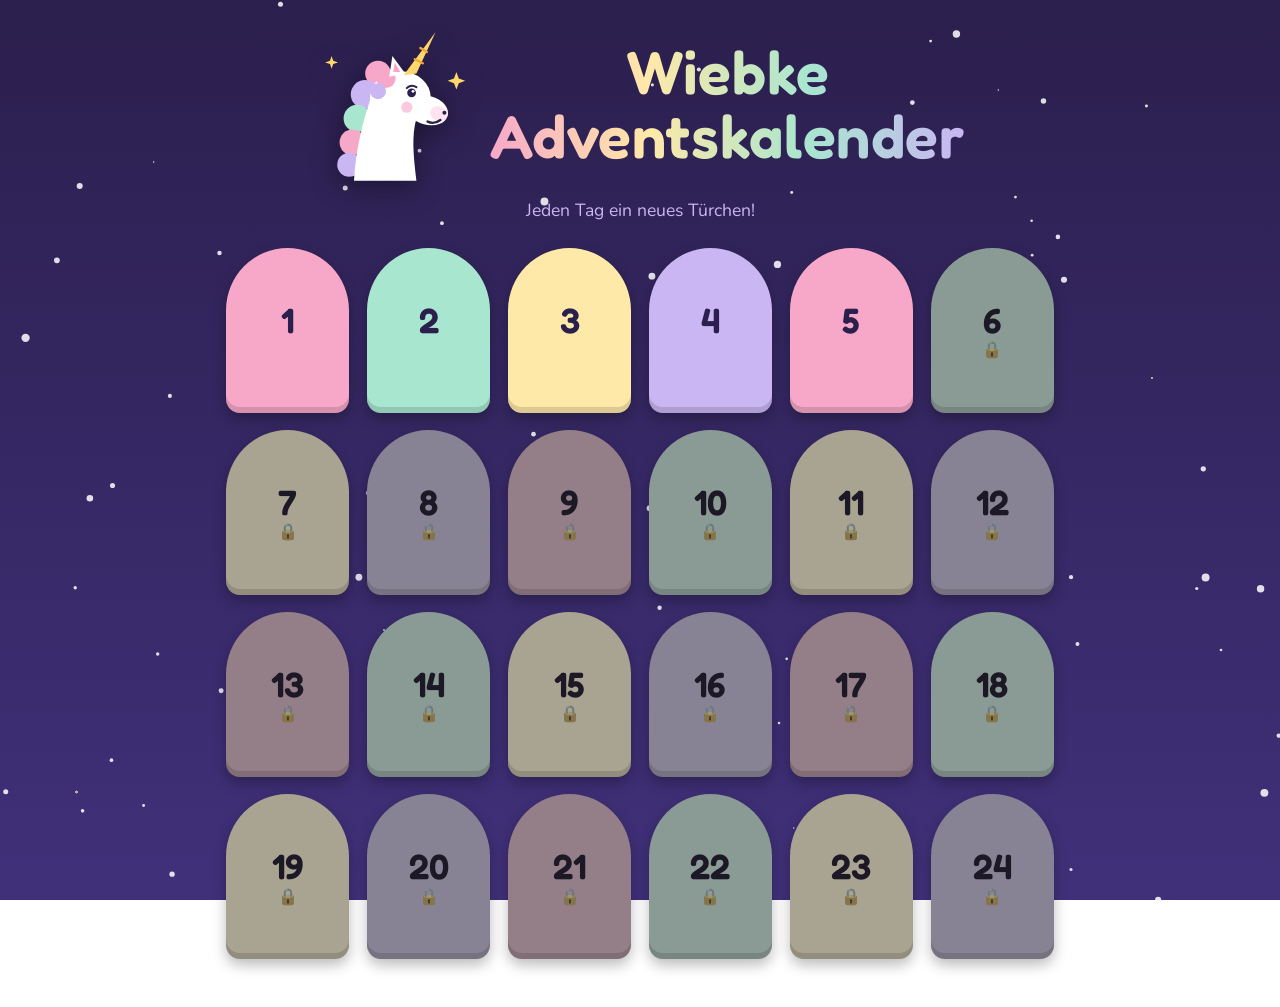
<file: index.html>
<!doctype html>
<html lang="de">
<head>
<meta charset="utf-8">
<meta name="viewport" content="width=device-width, initial-scale=1">
<title>Wiebke Adventskalender</title>
<link rel="preconnect" href="https://fonts.googleapis.com">
<link rel="preconnect" href="https://fonts.gstatic.com" crossorigin>
<link href="https://fonts.googleapis.com/css2?family=Fredoka:wght@600&family=Nunito:wght@400;700&display=swap" rel="stylesheet">
<link rel="stylesheet" href="style.css">
<link rel="icon" href="unicorn.svg" type="image/svg+xml">
</head>
<body>
<header class="banner">
  <img src="unicorn.svg" alt="">
  <h1>Wiebke<br>Adventskalender</h1>
</header>
<p class="sub">Jeden Tag ein neues Türchen!</p>
<ol class="doors" id="doors"></ol>

<script>
const params = new URLSearchParams(location.search);
const test = params.has("test");           // ?test=1 öffnet alle Türchen zum Ausprobieren
const now = new Date();
const today = now.getMonth() === 11 ? now.getDate() : 0; // 0 = noch nicht Dezember

let opened = [];
try { opened = JSON.parse(localStorage.getItem("wiebke-opened") || "[]"); } catch (e) {}

const list = document.getElementById("doors");
for (let n = 1; n <= 24; n++) {
  const li = document.createElement("li");
  const unlocked = test || n <= today;
  const el = document.createElement(unlocked ? "a" : "span");
  el.className = "door" + (unlocked ? "" : " locked") + (opened.includes(n) ? " opened" : "");
  if (unlocked) {
    el.href = "day.html?day=" + n + (test ? "&test=1" : "");
    el.setAttribute("aria-label", "Türchen " + n + " öffnen");
  } else {
    el.setAttribute("aria-label", "Türchen " + n + " ist noch zu");
  }
  el.innerHTML = '<span class="num">' + n + '</span><span class="mark">' +
    (!unlocked ? "🔒" : opened.includes(n) ? "⭐" : "") + "</span>";
  li.appendChild(el);
  list.appendChild(li);
}
</script>
<script src="snow.js"></script>
</body>
</html>
</file>
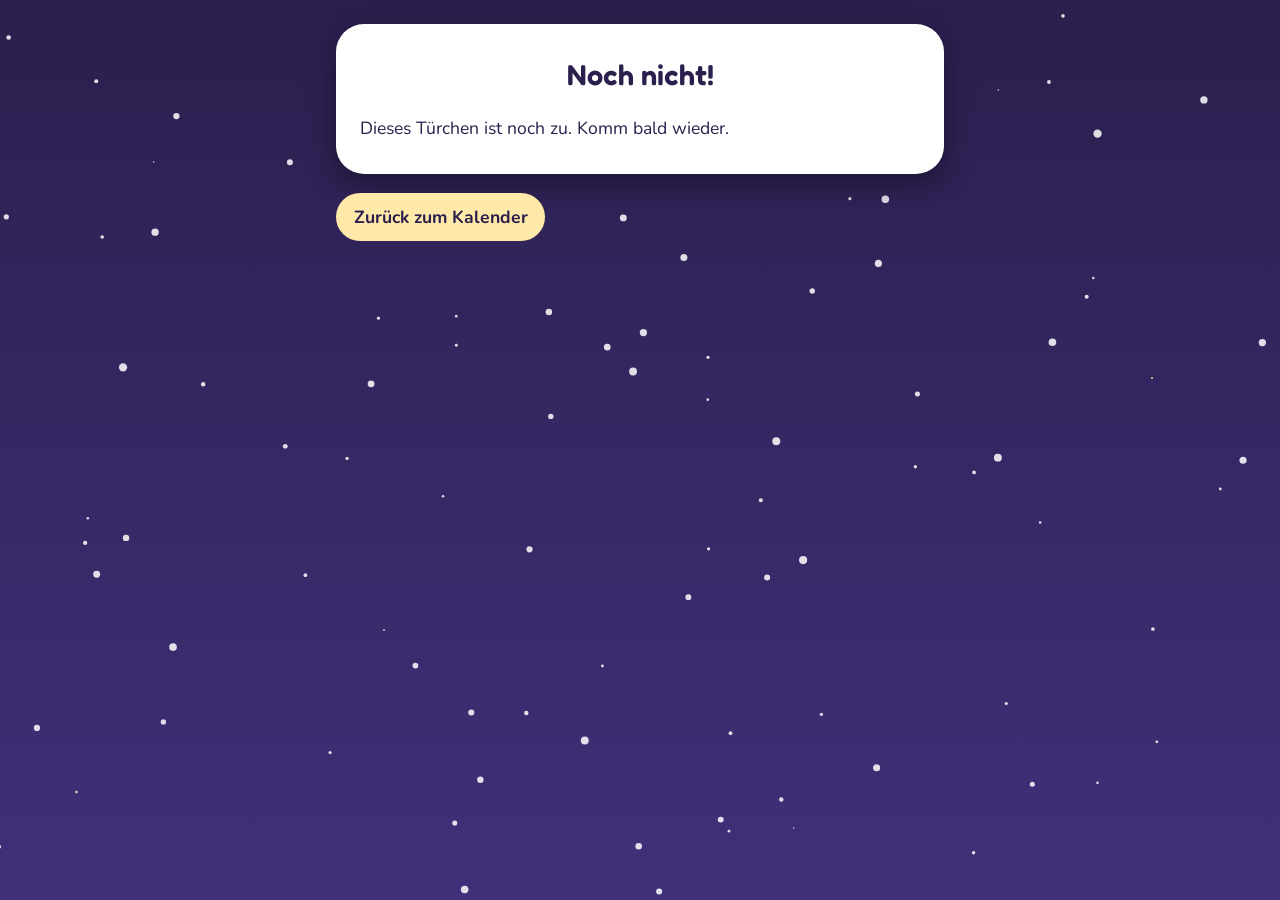
<file: day.html>
<!doctype html>
<html lang="de">
<head>
<meta charset="utf-8">
<meta name="viewport" content="width=device-width, initial-scale=1">
<title>Wiebke Adventskalender</title>
<link rel="preconnect" href="https://fonts.googleapis.com">
<link rel="preconnect" href="https://fonts.gstatic.com" crossorigin>
<link href="https://fonts.googleapis.com/css2?family=Fredoka:wght@600&family=Nunito:wght@400;700&display=swap" rel="stylesheet">
<link rel="stylesheet" href="style.css">
<link rel="icon" href="unicorn.svg" type="image/svg+xml">
</head>
<body>
<main class="day">
  <article class="card" id="card"></article>
  <nav class="nav" id="nav"></nav>
</main>

<script src="content.js"></script>
<script>
const params = new URLSearchParams(location.search);
const test = params.has("test");
const suffix = test ? "&test=1" : "";
const now = new Date();
const today = now.getMonth() === 11 ? now.getDate() : 0;
const n = parseInt(params.get("day"), 10);
const card = document.getElementById("card");
const nav = document.getElementById("nav");
const home = "index.html" + (test ? "?test=1" : "");

function esc(s){ const d = document.createElement("div"); d.textContent = s; return d.innerHTML; }

if (!(n >= 1 && n <= 24) || !(test || n <= today)) {
  card.innerHTML = '<h2>Noch nicht!</h2><p>Dieses Türchen ist noch zu. Komm bald wieder.</p>';
  nav.innerHTML = '<a class="btn" href="' + home + '">Zurück zum Kalender</a>';
} else {
  try {
    const o = JSON.parse(localStorage.getItem("wiebke-opened") || "[]");
    if (!o.includes(n)) { o.push(n); localStorage.setItem("wiebke-opened", JSON.stringify(o)); }
  } catch (e) {}

  const c = CONTENT[n] || {};
  const empty = !c.title && !c.text && !c.image;
  card.innerHTML =
    '<p class="big">' + n + '</p>' +
    '<h2>' + esc(c.title || (empty ? "Überraschung!" : "")) + '</h2>' +
    (c.image ? '<img class="pic" src="' + esc(c.image) + '" alt="' + esc(c.alt || "") + '">' : "") +
    (c.text ? '<p>' + esc(c.text) + '</p>' : "") +
    (empty ? '<p>Hier kommt bald etwas Schönes …</p>' : "");

  const prev = n > 1 ? '<a class="btn ghost" href="day.html?day=' + (n - 1) + suffix + '">‹ ' + (n - 1) + '</a>' : '<span class="spacer"></span>';
  const next = (n < 24 && (test || n + 1 <= today)) ? '<a class="btn ghost" href="day.html?day=' + (n + 1) + suffix + '">' + (n + 1) + ' ›</a>' : '<span class="spacer"></span>';
  nav.innerHTML = prev + '<a class="btn" href="' + home + '">Alle Türchen</a>' + next;
}
</script>
<script src="snow.js"></script>
</body>
</html>
</file>
<file: style.css>
:root{
  --night:#2b1f4d; --night2:#40307a; --lilac:#c9b6f2; --rose:#f7a8c8;
  --mint:#a8e6cf; --butter:#ffe9a8; --ink:#fff;
}
*{box-sizing:border-box}
html{-webkit-text-size-adjust:100%}
body{
  margin:0; min-height:100vh; color:var(--ink);
  font-family:"Nunito","Trebuchet MS",system-ui,sans-serif; font-size:1.1rem; line-height:1.6;
  background:
    radial-gradient(2px 2px at 12% 18%, #fff8 50%, transparent 52%),
    radial-gradient(2px 2px at 78% 10%, #fff8 50%, transparent 52%),
    radial-gradient(3px 3px at 90% 42%, #ffe9a8aa 50%, transparent 52%),
    radial-gradient(2px 2px at 30% 70%, #fff8 50%, transparent 52%),
    radial-gradient(3px 3px at 6% 88%, #ffe9a8aa 50%, transparent 52%),
    radial-gradient(2px 2px at 62% 92%, #fff8 50%, transparent 52%),
    linear-gradient(180deg,var(--night),var(--night2));
  background-attachment:fixed;
}
h1,h2,.num{font-family:"Fredoka","Baloo 2","Trebuchet MS",system-ui,sans-serif; font-weight:600}
a{color:inherit}
a:focus-visible,button:focus-visible{outline:3px solid var(--butter); outline-offset:3px}

/* Banner */
.banner{display:flex; align-items:center; justify-content:center; gap:1rem; padding:1.5rem 1rem 0.5rem; flex-wrap:wrap; text-align:center}
.banner img{width:clamp(96px,22vw,160px); height:auto; filter:drop-shadow(0 6px 14px #0006)}
.banner h1{margin:0; font-size:clamp(2rem,7vw,3.8rem); line-height:1.05; letter-spacing:.01em;
  background:linear-gradient(90deg,var(--rose),var(--butter),var(--mint),var(--lilac));
  -webkit-background-clip:text; background-clip:text; color:transparent}
.sub{text-align:center; margin:.25rem 1rem 1.5rem; color:var(--lilac)}

/* Doors */
.doors{list-style:none; margin:0 auto; padding:0 1rem 3rem; max-width:860px;
  display:grid; grid-template-columns:repeat(4,1fr); gap:.9rem}
@media (min-width:640px){.doors{grid-template-columns:repeat(6,1fr); gap:1.1rem}}
.door{
  position:relative; display:flex; flex-direction:column; align-items:center; justify-content:center;
  aspect-ratio:3/4; text-decoration:none; color:var(--night);
  border-radius:50% 50% 14px 14px / 38% 38% 14px 14px;
  box-shadow:inset 0 -6px 0 #0002, 0 6px 14px #0004;
  transition:transform .15s;
}
.door .num{font-size:clamp(1.5rem,6vw,2.2rem); line-height:1}
.door .mark{font-size:1rem; height:1.2rem}
.doors li:nth-child(4n+1) .door{background:var(--rose)}
.doors li:nth-child(4n+2) .door{background:var(--mint)}
.doors li:nth-child(4n+3) .door{background:var(--butter)}
.doors li:nth-child(4n+4) .door{background:var(--lilac)}
a.door:hover{transform:translateY(-4px) rotate(-1.5deg)}
.door.locked{filter:saturate(.4) brightness(.7); cursor:not-allowed}
.door.opened{box-shadow:inset 0 0 0 4px #fff9, 0 6px 14px #0004}

/* Day page */
.day{max-width:640px; margin:0 auto; padding:1.5rem 1rem 3rem}
.card{background:#fff; color:var(--night); border-radius:28px; padding:1.5rem; box-shadow:0 10px 30px #0006; text-align:center}
.card .big{font-family:"Fredoka",sans-serif; font-size:4rem; line-height:1; color:var(--rose); margin:0}
.card h2{margin:.25rem 0 1rem; font-size:1.8rem}
.card img.pic{max-width:100%; height:auto; border-radius:18px; margin:.5rem 0 1rem}
.card p{margin:.5rem 0; text-align:left}
.nav{display:flex; justify-content:space-between; gap:.5rem; margin-top:1.2rem}
.btn{display:inline-block; padding:.6rem 1.1rem; border-radius:999px; background:var(--butter); color:var(--night);
  text-decoration:none; font-weight:700}
.btn.ghost{background:transparent; color:var(--ink); box-shadow:inset 0 0 0 2px #fff6}
.nav .spacer{flex:1}

/* Schnee */
#snow{position:fixed; inset:0; width:100%; height:100%; pointer-events:none; z-index:0}
.banner,.sub,.doors,.day{position:relative; z-index:1}
</file>
